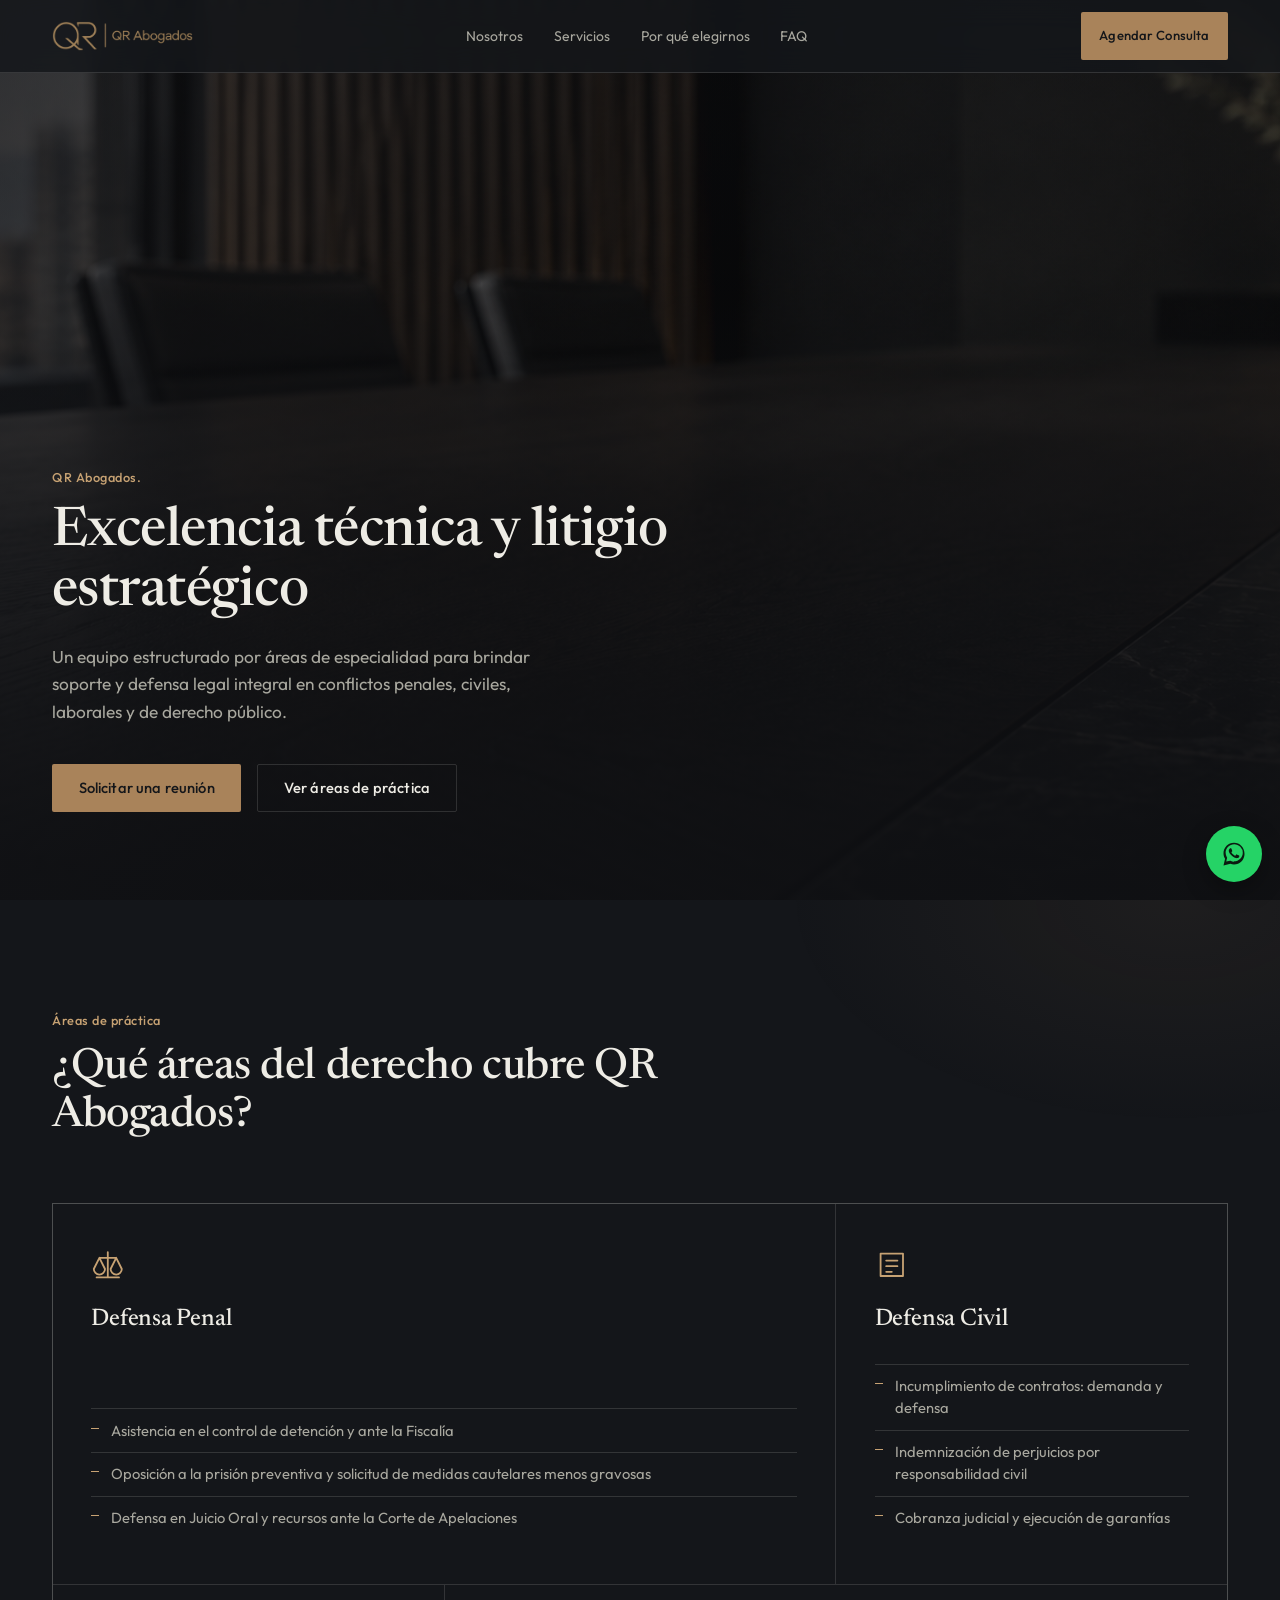
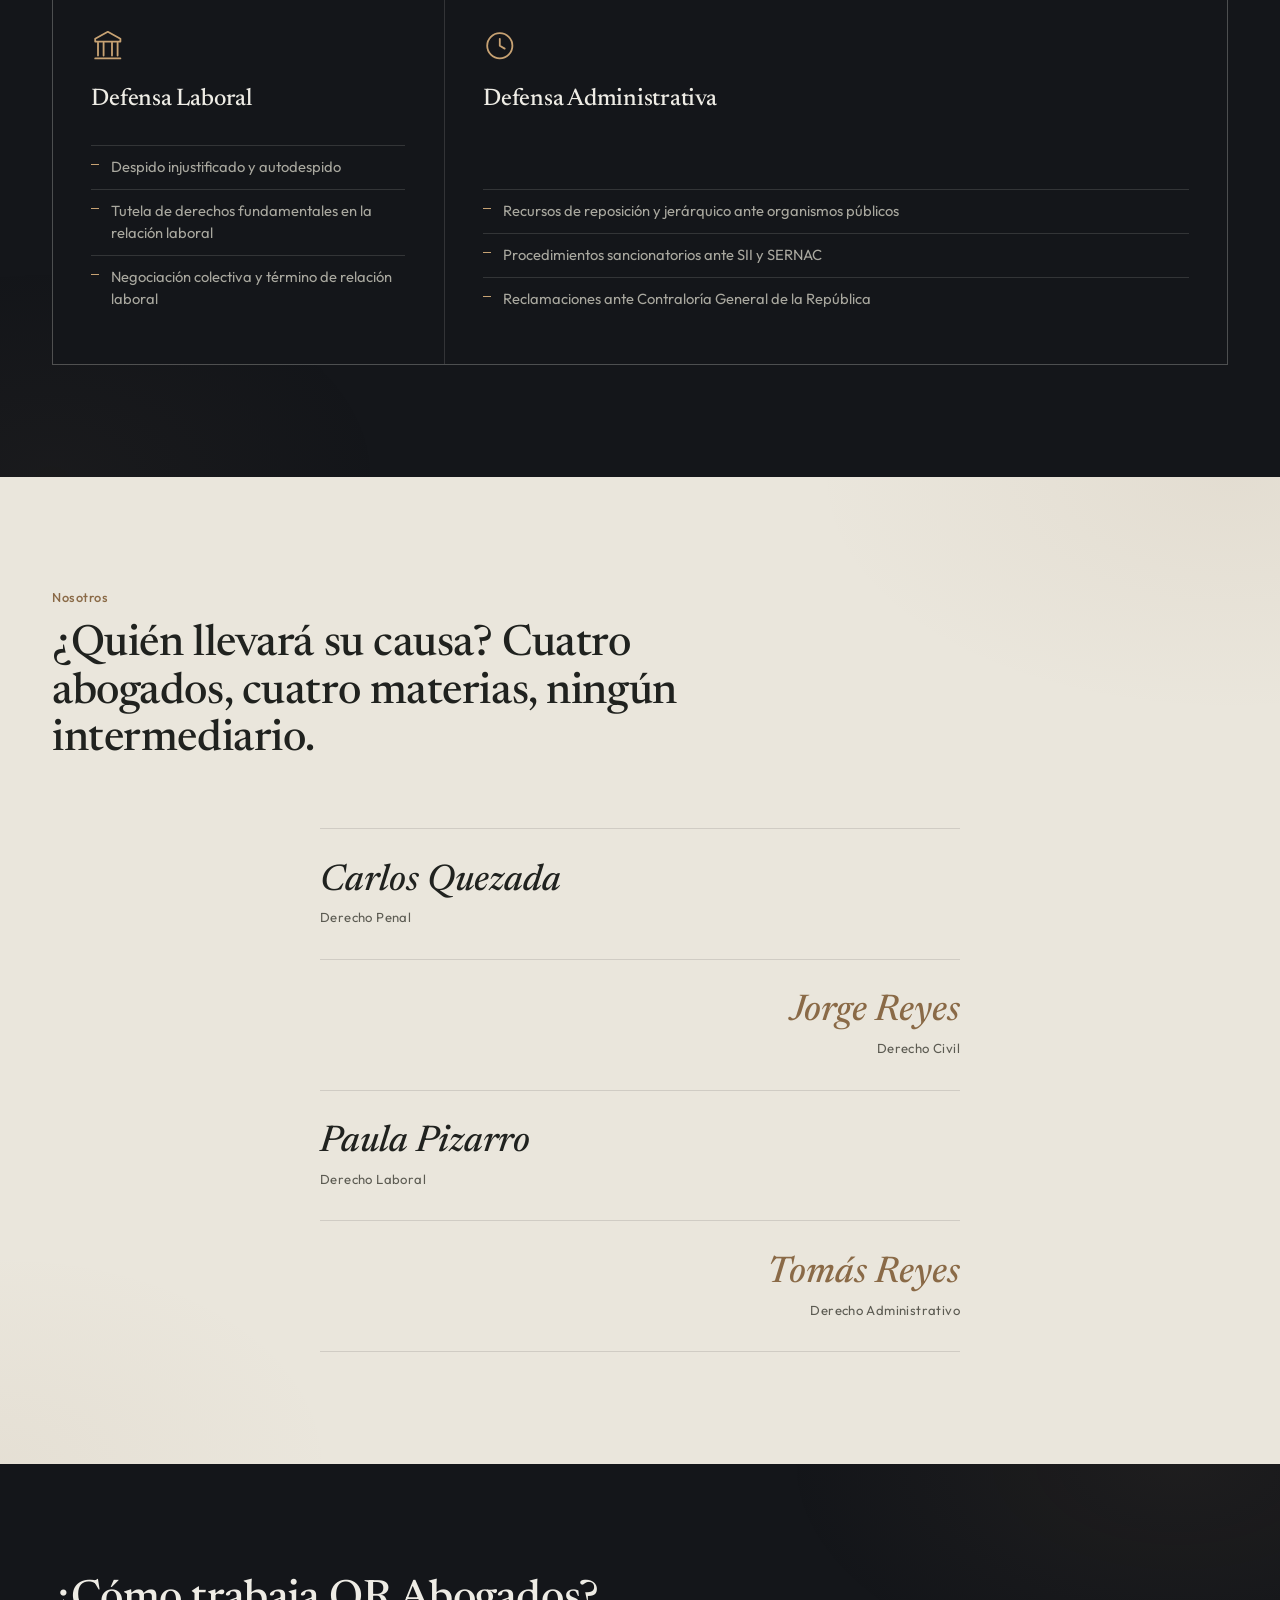
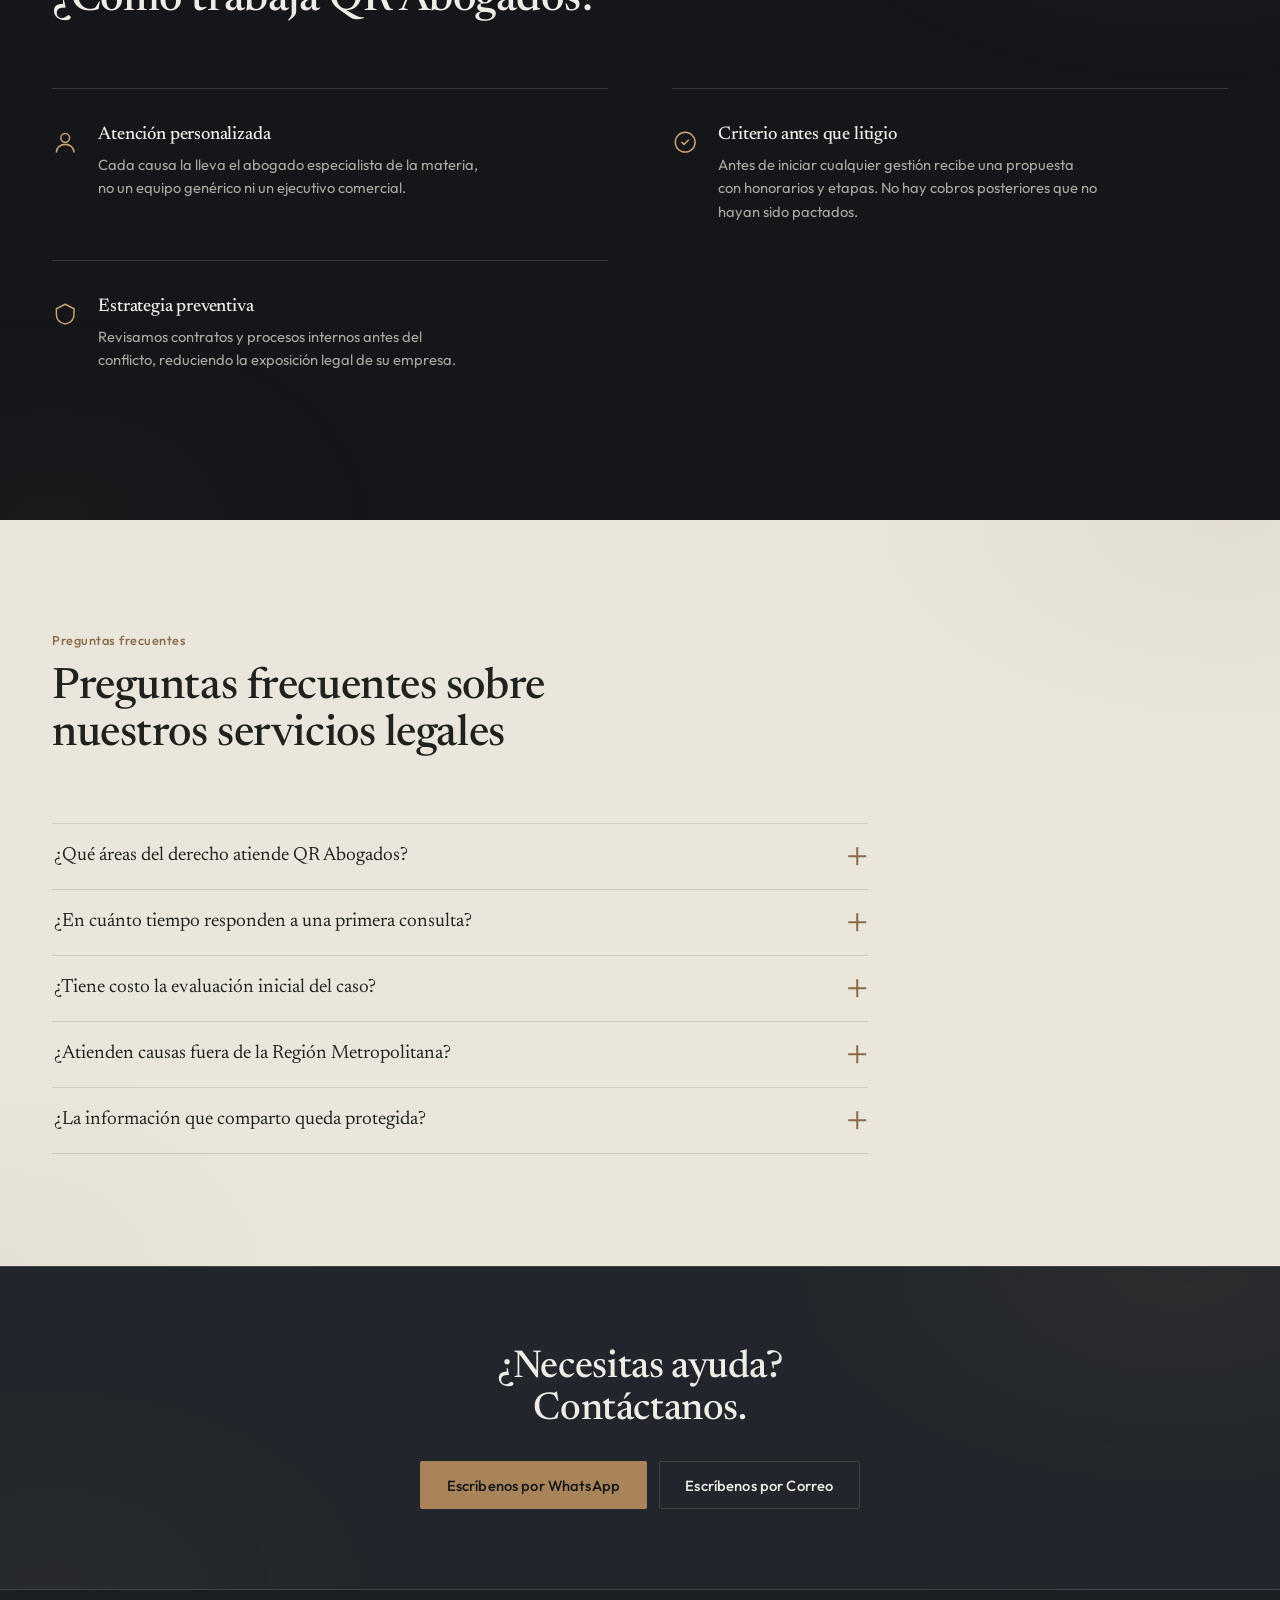
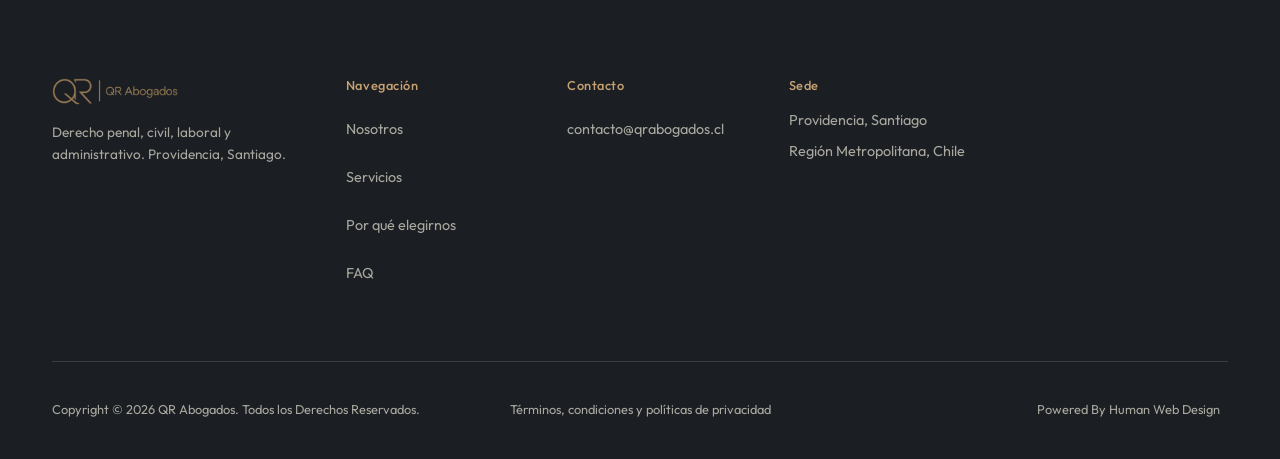
<file: index.html>
<!DOCTYPE html>
<html lang="es-CL">
<head>
<meta charset="UTF-8">
<meta name="viewport" content="width=device-width, initial-scale=1, viewport-fit=cover">
<title>Abogados en Santiago: Penal, Civil, Laboral y Administrativo | QR Abogados</title>
<meta name="description" content="Estudio de abogados en Providencia, Santiago. Defensa penal, civil, laboral y administrativa con un abogado especialista a cargo de su causa. Primera reunión sin costo.">
<meta name="robots" content="index, follow, max-image-preview:large, max-snippet:-1">
<meta name="theme-color" content="#0f0f0f">
<link rel="canonical" href="https://qrabogados.cl/">
<link rel="alternate" hreflang="es-CL" href="https://qrabogados.cl/">
<link rel="alternate" hreflang="x-default" href="https://qrabogados.cl/">

<meta property="og:type" content="website">
<meta property="og:site_name" content="QR Abogados">
<meta property="og:locale" content="es_CL">
<meta property="og:title" content="Abogados en Santiago: Penal, Civil, Laboral y Administrativo | QR Abogados">
<meta property="og:description" content="Cuatro áreas de práctica, un abogado responsable en cada una. Defensa penal, civil, laboral y administrativa en Santiago de Chile. Primera reunión sin costo.">
<meta property="og:url" content="https://qrabogados.cl/">
<meta property="og:image" content="https://qrabogados.cl/og-image.png">
<meta property="og:image:width" content="1200">
<meta property="og:image:height" content="630">
<meta property="og:image:alt" content="QR Abogados, estudio jurídico en Providencia, Santiago">

<meta name="twitter:card" content="summary_large_image">
<meta name="twitter:title" content="Abogados en Santiago: Penal, Civil, Laboral y Administrativo | QR Abogados">
<meta name="twitter:description" content="Cuatro áreas de práctica, un abogado responsable en cada una. Defensa penal, civil, laboral y administrativa en Santiago de Chile. Primera reunión sin costo.">
<meta name="twitter:image" content="https://qrabogados.cl/og-image.png">

<script type="application/ld+json">
{
  "@context": "https://schema.org",
  "@type": "LegalService",
  "@id": "https://qrabogados.cl/#organization",
  "name": "QR Abogados",
  "url": "https://qrabogados.cl/",
  "logo": "https://qrabogados.cl/logo.png",
  "image": "https://qrabogados.cl/og-image.png",
  "description": "Estudio jurídico en Providencia, Santiago de Chile, con cuatro áreas de práctica: defensa penal, civil, laboral y administrativa. Cada causa la lleva el abogado especialista de la materia.",
  "email": "contacto@qrabogados.cl",
  "telephone": "+56900000000",
  "address": {
    "@type": "PostalAddress",
    "addressLocality": "Providencia",
    "addressRegion": "Región Metropolitana de Santiago",
    "addressCountry": "CL"
  },
  "areaServed": [
    {
      "@type": "City",
      "name": "Santiago"
    },
    {
      "@type": "AdministrativeArea",
      "name": "Región Metropolitana de Santiago"
    },
    {
      "@type": "Country",
      "name": "Chile"
    }
  ],
  "availableLanguage": "es",
  "openingHoursSpecification": [
    {
      "@type": "OpeningHoursSpecification",
      "dayOfWeek": [
        "Monday",
        "Tuesday",
        "Wednesday",
        "Thursday",
        "Friday"
      ],
      "opens": "09:00",
      "closes": "18:00"
    }
  ],
  "knowsAbout": [
    "Derecho Penal",
    "Derecho Civil",
    "Derecho Laboral",
    "Derecho Administrativo"
  ],
  "hasOfferCatalog": {
    "@type": "OfferCatalog",
    "name": "Áreas de práctica",
    "itemListElement": [
      {
        "@type": "Offer",
        "itemOffered": {
          "@type": "Service",
          "name": "Defensa Penal",
          "description": "Asistencia en el control de detención y ante la Fiscalía, oposición a la prisión preventiva, defensa en juicio oral y recursos ante la Corte de Apelaciones."
        }
      },
      {
        "@type": "Offer",
        "itemOffered": {
          "@type": "Service",
          "name": "Defensa Civil",
          "description": "Demanda y defensa por incumplimiento de contratos, indemnización de perjuicios por responsabilidad civil, cobranza judicial y ejecución de garantías."
        }
      },
      {
        "@type": "Offer",
        "itemOffered": {
          "@type": "Service",
          "name": "Defensa Laboral",
          "description": "Despido injustificado y autodespido, tutela de derechos fundamentales, negociación colectiva y término de relación laboral."
        }
      },
      {
        "@type": "Offer",
        "itemOffered": {
          "@type": "Service",
          "name": "Defensa Administrativa",
          "description": "Recursos de reposición y jerárquico, procedimientos sancionatorios ante SII y SERNAC, reclamaciones ante Contraloría General de la República."
        }
      }
    ]
  },
  "employee": [
    {
      "@type": "Person",
      "name": "Carlos Quezada",
      "jobTitle": "Abogado, Derecho Penal",
      "knowsAbout": "Derecho Penal"
    },
    {
      "@type": "Person",
      "name": "Jorge Reyes",
      "jobTitle": "Abogado, Derecho Civil",
      "knowsAbout": "Derecho Civil"
    },
    {
      "@type": "Person",
      "name": "Paula Pizarro",
      "jobTitle": "Abogada, Derecho Laboral",
      "knowsAbout": "Derecho Laboral"
    },
    {
      "@type": "Person",
      "name": "Tomás Reyes",
      "jobTitle": "Abogado, Derecho Administrativo",
      "knowsAbout": "Derecho Administrativo"
    }
  ]
}
</script>
<script type="application/ld+json">
{
  "@context": "https://schema.org",
  "@type": "FAQPage",
  "mainEntity": [
    {
      "@type": "Question",
      "name": "¿Qué áreas del derecho atiende QR Abogados?",
      "acceptedAnswer": {
        "@type": "Answer",
        "text": "QR Abogados atiende cuatro áreas en Santiago de Chile: defensa penal, defensa civil, defensa laboral y defensa administrativa. Cada causa la lleva el abogado especialista en esa materia."
      }
    },
    {
      "@type": "Question",
      "name": "¿En cuánto tiempo responden a una primera consulta?",
      "acceptedAnswer": {
        "@type": "Answer",
        "text": "Respondemos toda solicitud dentro de un día hábil. En causas penales con detenido, la respuesta es inmediata a través del canal de urgencia."
      }
    },
    {
      "@type": "Question",
      "name": "¿Tiene costo la evaluación inicial del caso?",
      "acceptedAnswer": {
        "@type": "Answer",
        "text": "La primera reunión de evaluación no tiene costo. Ahí revisamos los antecedentes y le entregamos una propuesta de honorarios por escrito antes de iniciar cualquier gestión."
      }
    },
    {
      "@type": "Question",
      "name": "¿Qué debo hacer si una persona fue detenida?",
      "acceptedAnswer": {
        "@type": "Answer",
        "text": "Contacte de inmediato a nuestra línea de urgencia penal. Un abogado penalista asistirá en el control de detención, audiencia en la que el juez de garantía revisa la legalidad de la detención y decide las medidas cautelares, y que debe realizarse dentro de las 24 horas siguientes a la detención."
      }
    },
    {
      "@type": "Question",
      "name": "¿Cuál es el plazo para demandar por despido injustificado?",
      "acceptedAnswer": {
        "@type": "Answer",
        "text": "En Chile, el trabajador tiene 60 días hábiles desde la separación para demandar por despido injustificado. Conviene consultar cuanto antes, porque este plazo se pierde con facilidad."
      }
    },
    {
      "@type": "Question",
      "name": "¿Atienden causas fuera de la Región Metropolitana?",
      "acceptedAnswer": {
        "@type": "Answer",
        "text": "Sí. Representamos clientes en tribunales de regiones a través de audiencias remotas y, cuando la causa lo requiere, presencia física del abogado a cargo."
      }
    },
    {
      "@type": "Question",
      "name": "¿La información que comparto queda protegida?",
      "acceptedAnswer": {
        "@type": "Answer",
        "text": "Toda comunicación está protegida por secreto profesional. Los antecedentes de su causa solo son conocidos por el abogado especialista asignado."
      }
    }
  ]
}
</script>

<link rel="preconnect" href="https://fonts.googleapis.com">
<link rel="preconnect" href="https://fonts.gstatic.com" crossorigin>
<link href="https://fonts.googleapis.com/css2?family=Newsreader:ital,wght@0,400;0,500;0,600;1,400;1,500&family=Outfit:wght@300;400;500;600;700&display=swap" rel="stylesheet">
<link rel="stylesheet" href="styles.css">
<link rel="icon" type="image/x-icon" href="/favicon.ico">
</head>
<body>

<header class="nav">
  <div class="wrap nav-inner">
    <a href="#top" class="nav-logo"><img src="logo.png" alt="QR Abogados" fetchpriority="high"></a>
    <nav class="nav-links" aria-label="Principal">
      <a href="#nosotros">Nosotros</a>
      <a href="#servicios">Servicios</a>
      <a href="#elegirnos">Por qué elegirnos</a>
      <a href="#faq">FAQ</a>
    </nav>
    <div class="nav-cta">
      <a href="#contacto" class="btn btn-solid">Agendar Consulta</a>
      <button class="nav-toggle" id="navToggle" type="button" aria-label="Abrir menú" aria-expanded="false" aria-controls="mobileMenu">
        <svg class="i-open" width="24" height="24" viewBox="0 0 24 24" fill="none" aria-hidden="true"><path d="M3 6h18M3 12h18M3 18h18" stroke="currentColor" stroke-width="1.6" stroke-linecap="round"/></svg>
        <svg class="i-close" width="24" height="24" viewBox="0 0 24 24" fill="none" aria-hidden="true"><path d="M5 5l14 14M19 5L5 19" stroke="currentColor" stroke-width="1.6" stroke-linecap="round"/></svg>
      </button>
    </div>
  </div>
</header>

<nav class="mobile-menu" id="mobileMenu" aria-label="Menú móvil">
  <a href="#nosotros">Nosotros</a>
  <a href="#servicios">Servicios</a>
  <a href="#elegirnos">Por qué elegirnos</a>
  <a href="#faq">FAQ</a>
  <a href="#contacto" class="btn btn-solid mobile-menu-cta">Agendar Consulta</a>
</nav>

<main id="top">

  <section class="hero">
    <div class="hero-bg"></div>
    <div class="wrap">
      <div class="hero-content">
        <span class="eyebrow hero-fade d1">QR Abogados.</span>
        <h1 class="hero-fade d2">Excelencia técnica y litigio estratégico</h1>
        <p class="sub hero-fade d3">Un equipo estructurado por áreas de especialidad para brindar soporte y defensa legal integral en conflictos penales, civiles, laborales y de derecho público.</p>
        <div class="hero-actions hero-fade d3">
          <div class="hero-actions-row">
            <a href="#contacto" class="btn btn-solid">Solicitar una reunión</a>
            <a href="#servicios" class="btn btn-outline">Ver áreas de práctica</a>
          </div>
        </div>
      </div>
    </div>
  </section>

  <section id="servicios" aria-labelledby="servicios-title">
    <div class="wrap">
      <div class="section-head">
        <span class="eyebrow">Áreas de práctica</span>
        <h2 id="servicios-title">¿Qué áreas del derecho cubre QR Abogados?</h2>
      </div>
    </div>
    <div class="wrap">
      <div class="services-grid">

        <div class="service-card wide">
          <svg class="service-icon" viewBox="0 0 24 24" fill="none"><path d="M12 3v18M6 7l-4 8a4 4 0 0 0 8 0l-4-8zM18 7l-4 8a4 4 0 0 0 8 0l-4-8zM4 21h16M6 7h12" stroke="currentColor" stroke-width="1.3" stroke-linecap="round" stroke-linejoin="round"/></svg>
          <h3>Defensa Penal</h3>
          <ul>
            <li>Asistencia en el control de detención y ante la Fiscalía</li>
            <li>Oposición a la prisión preventiva y solicitud de medidas cautelares menos gravosas</li>
            <li>Defensa en Juicio Oral y recursos ante la Corte de Apelaciones</li>
          </ul>
        </div>

        <div class="service-card narrow">
          <svg class="service-icon" viewBox="0 0 24 24" fill="none"><path d="M4 4h16v16H4z" stroke="currentColor" stroke-width="1.3" stroke-linejoin="round"/><path d="M8 9h8M8 13h8M8 17h4" stroke="currentColor" stroke-width="1.3" stroke-linecap="round"/></svg>
          <h3>Defensa Civil</h3>
          <ul>
            <li>Incumplimiento de contratos: demanda y defensa</li>
            <li>Indemnización de perjuicios por responsabilidad civil</li>
            <li>Cobranza judicial y ejecución de garantías</li>
          </ul>
        </div>

        <div class="service-card narrow">
          <svg class="service-icon" viewBox="0 0 24 24" fill="none"><path d="M12 2 3 7v2h18V7L12 2zM5 10v9M9 10v9M15 10v9M19 10v9M3 21h18" stroke="currentColor" stroke-width="1.3" stroke-linecap="round" stroke-linejoin="round"/></svg>
          <h3>Defensa Laboral</h3>
          <ul>
            <li>Despido injustificado y autodespido</li>
            <li>Tutela de derechos fundamentales en la relación laboral</li>
            <li>Negociación colectiva y término de relación laboral</li>
          </ul>
        </div>

        <div class="service-card wide">
          <svg class="service-icon" viewBox="0 0 24 24" fill="none"><circle cx="12" cy="12" r="9" stroke="currentColor" stroke-width="1.3"/><path d="M12 7v5l3.5 2" stroke="currentColor" stroke-width="1.3" stroke-linecap="round" stroke-linejoin="round"/></svg>
          <h3>Defensa Administrativa</h3>
          <ul>
            <li>Recursos de reposición y jerárquico ante organismos públicos</li>
            <li>Procedimientos sancionatorios ante SII y SERNAC</li>
            <li>Reclamaciones ante Contraloría General de la República</li>
          </ul>
        </div>

      </div>
    </div>
  </section>

  <section id="nosotros" class="light-section">
    <div class="wrap">
      <div class="section-head">
        <span class="eyebrow">Nosotros</span>
        <h2>¿Quién llevará su causa? Cuatro abogados, cuatro materias, ningún intermediario.</h2>
      </div>
      <div class="team-list">
        <div class="team-row">
          <span class="tname">Carlos Quezada</span>
          <span class="team-meta">
            <span class="tspec">Derecho Penal</span>
          </span>
        </div>
        <div class="team-row">
          <span class="tname">Jorge Reyes</span>
          <span class="team-meta">
            <span class="tspec">Derecho Civil</span>
          </span>
        </div>
        <div class="team-row">
          <span class="tname">Paula Pizarro</span>
          <span class="team-meta">
            <span class="tspec">Derecho Laboral</span>
          </span>
        </div>
        <div class="team-row">
          <span class="tname">Tomás Reyes</span>
          <span class="team-meta">
            <span class="tspec">Derecho Administrativo</span>
          </span>
        </div>
      </div>
    </div>
  </section>

  <section id="elegirnos">
    <div class="wrap">
      <div class="section-head">
        <h2>¿Cómo trabaja QR Abogados?</h2>
      </div>
      <div class="why-grid">
        <div class="why-item">
          <svg class="why-icon" viewBox="0 0 24 24" fill="none"><path d="M12 12a4 4 0 1 0 0-8 4 4 0 0 0 0 8zM4 21c0-4 3.6-7 8-7s8 3 8 7" stroke="currentColor" stroke-width="1.4" stroke-linecap="round" stroke-linejoin="round"/></svg>
          <div>
            <h3>Atención personalizada</h3>
            <p>Cada causa la lleva el abogado especialista de la materia, no un equipo genérico ni un ejecutivo comercial.</p>
          </div>
        </div>
        <div class="why-item">
          <svg class="why-icon" viewBox="0 0 24 24" fill="none"><path d="M9 12l2 2 4-4M21 12c0 4.97-4.03 9-9 9s-9-4.03-9-9 4.03-9 9-9 9 4.03 9 9z" stroke="currentColor" stroke-width="1.4" stroke-linecap="round" stroke-linejoin="round"/></svg>
          <div>
            <h3>Criterio antes que litigio</h3>
            <p>Antes de iniciar cualquier gestión recibe una propuesta con honorarios y etapas. No hay cobros posteriores que no hayan sido pactados.</p>
          </div>
        </div>
        <div class="why-item">
          <svg class="why-icon" viewBox="0 0 24 24" fill="none"><path d="M12 3l8 4v5c0 5-3.5 8-8 9-4.5-1-8-4-8-9V7l8-4z" stroke="currentColor" stroke-width="1.4" stroke-linecap="round" stroke-linejoin="round"/></svg>
          <div>
            <h3>Estrategia preventiva</h3>
            <p>Revisamos contratos y procesos internos antes del conflicto, reduciendo la exposición legal de su empresa.</p>
          </div>
        </div>
      </div>
    </div>
  </section>

  <section id="faq" class="light-section">
    <div class="wrap">
      <div class="section-head">
        <span class="eyebrow">Preguntas frecuentes</span>
        <h2>Preguntas frecuentes sobre nuestros servicios legales</h2>
      </div>
      <div class="faq-list">
        <div class="faq-item">
          <button class="faq-q" aria-expanded="false">
            <span>¿Qué áreas del derecho atiende QR Abogados?</span>
            <span class="plus"></span>
          </button>
          <div class="faq-a"><p>QR Abogados atiende cuatro áreas en Santiago de Chile: defensa penal, defensa civil, defensa laboral y defensa administrativa. Cada causa la lleva el abogado especialista en esa materia.</p></div>
        </div>
        <div class="faq-item">
          <button class="faq-q" aria-expanded="false">
            <span>¿En cuánto tiempo responden a una primera consulta?</span>
            <span class="plus"></span>
          </button>
          <div class="faq-a"><p>Respondemos toda solicitud dentro de un día hábil.</p></div>
        </div>
        <div class="faq-item">
          <button class="faq-q" aria-expanded="false">
            <span>¿Tiene costo la evaluación inicial del caso?</span>
            <span class="plus"></span>
          </button>
          <div class="faq-a"><p>La primera reunión de evaluación no tiene costo. Ahí revisamos los antecedentes y le entregamos una propuesta de honorarios por escrito antes de iniciar cualquier gestión.</p></div>
        </div>
        <div class="faq-item">
          <button class="faq-q" aria-expanded="false">
            <span>¿Atienden causas fuera de la Región Metropolitana?</span>
            <span class="plus"></span>
          </button>
          <div class="faq-a"><p>Sí. Representamos clientes en tribunales de regiones a través de audiencias remotas y, cuando la causa lo requiere, presencia física del abogado a cargo.</p></div>
        </div>
        <div class="faq-item">
          <button class="faq-q" aria-expanded="false">
            <span>¿La información que comparto queda protegida?</span>
            <span class="plus"></span>
          </button>
          <div class="faq-a"><p>Toda comunicación está protegida por secreto profesional. Los antecedentes de su causa solo son conocidos por el abogado especialista asignado.</p></div>
        </div>
      </div>
    </div>
  </section>

  <div class="cta-strip" id="contacto">
    <div class="wrap">
      <h2>¿Necesitas ayuda? Contáctanos.</h2>
      <div class="btn-row">
        <a href="https://wa.me/56974319928" class="btn btn-solid" target="_blank" rel="noopener">Escríbenos por WhatsApp</a>
        <a href="mailto:contacto@qrabogados.cl" class="btn btn-outline">Escríbenos por Correo</a>
      </div>
    </div>
  </div>

</main>

<footer>
  <div class="wrap">
    <div class="footer-grid">
      <div class="footer-col">
        <img src="logo.png" alt="QR Abogados" loading="lazy">
        <p class="tag">Derecho penal, civil, laboral y administrativo. Providencia, Santiago.</p>
      </div>
      <div class="footer-col">
        <h4>Navegación</h4>
        <a href="#nosotros">Nosotros</a>
        <a href="#servicios">Servicios</a>
        <a href="#elegirnos">Por qué elegirnos</a>
        <a href="#faq">FAQ</a>
      </div>
      <div class="footer-col">
        <h4>Contacto</h4>
        <a href="mailto:contacto@qrabogados.cl">contacto@qrabogados.cl</a>
      </div>
      <div class="footer-col">
        <h4>Sede</h4>
        <span>Providencia, Santiago</span>
        <span>Región Metropolitana, Chile</span>
      </div>
    </div>
    <div class="footer-bottom">
      <p class="col-left">Copyright © 2026 QR Abogados. Todos los Derechos Reservados.</p>
      <a class="col-center" href="legal.html">Términos, condiciones y políticas de privacidad</a>
      <a class="col-right" href="https://humanwebdesign.cl" target="_blank" rel="noopener">Powered By Human Web Design</a>
    </div>
  </div>
</footer>

<a class="wa-float" href="https://wa.me/56974319928" target="_blank" rel="noopener" aria-label="Escribir por WhatsApp">
  <svg viewBox="0 0 32 32" fill="currentColor"><path d="M16.01 3C9.38 3 4 8.38 4 15.01c0 2.35.66 4.55 1.8 6.43L4 29l7.76-1.75a11.9 11.9 0 0 0 4.25.78c6.63 0 12.01-5.38 12.01-12.02C28.02 8.38 22.64 3 16.01 3Zm0 21.79c-1.42 0-2.8-.36-4.02-1.03l-.29-.16-4.6 1.04 1.06-4.48-.19-.3a9.7 9.7 0 0 1-1.53-5.25c0-5.4 4.4-9.79 9.8-9.79 2.62 0 5.08 1.02 6.93 2.87a9.72 9.72 0 0 1 2.87 6.93c0 5.4-4.4 9.79-9.8 9.79Zm5.36-7.33c-.29-.15-1.74-.86-2.01-.96-.27-.1-.47-.15-.66.15-.2.29-.76.96-.94 1.16-.17.19-.35.22-.64.07-.29-.15-1.24-.46-2.36-1.46-.87-.78-1.46-1.74-1.63-2.03-.17-.29-.02-.45.13-.6.13-.13.29-.35.44-.52.15-.17.19-.3.29-.49.1-.2.05-.37-.02-.52-.07-.15-.66-1.6-.91-2.2-.24-.57-.48-.5-.66-.5-.17 0-.37-.02-.56-.02s-.52.07-.79.37c-.27.29-1.04 1.02-1.04 2.48 0 1.46 1.07 2.88 1.21 3.08.15.19 2.1 3.2 5.08 4.49.71.31 1.26.49 1.69.62.71.23 1.36.2 1.87.12.57-.09 1.74-.71 1.98-1.4.25-.68.25-1.27.17-1.4-.07-.13-.27-.2-.56-.35Z"/></svg>
</a>

<script src="script.js" defer></script>

</body>
</html>
</file>
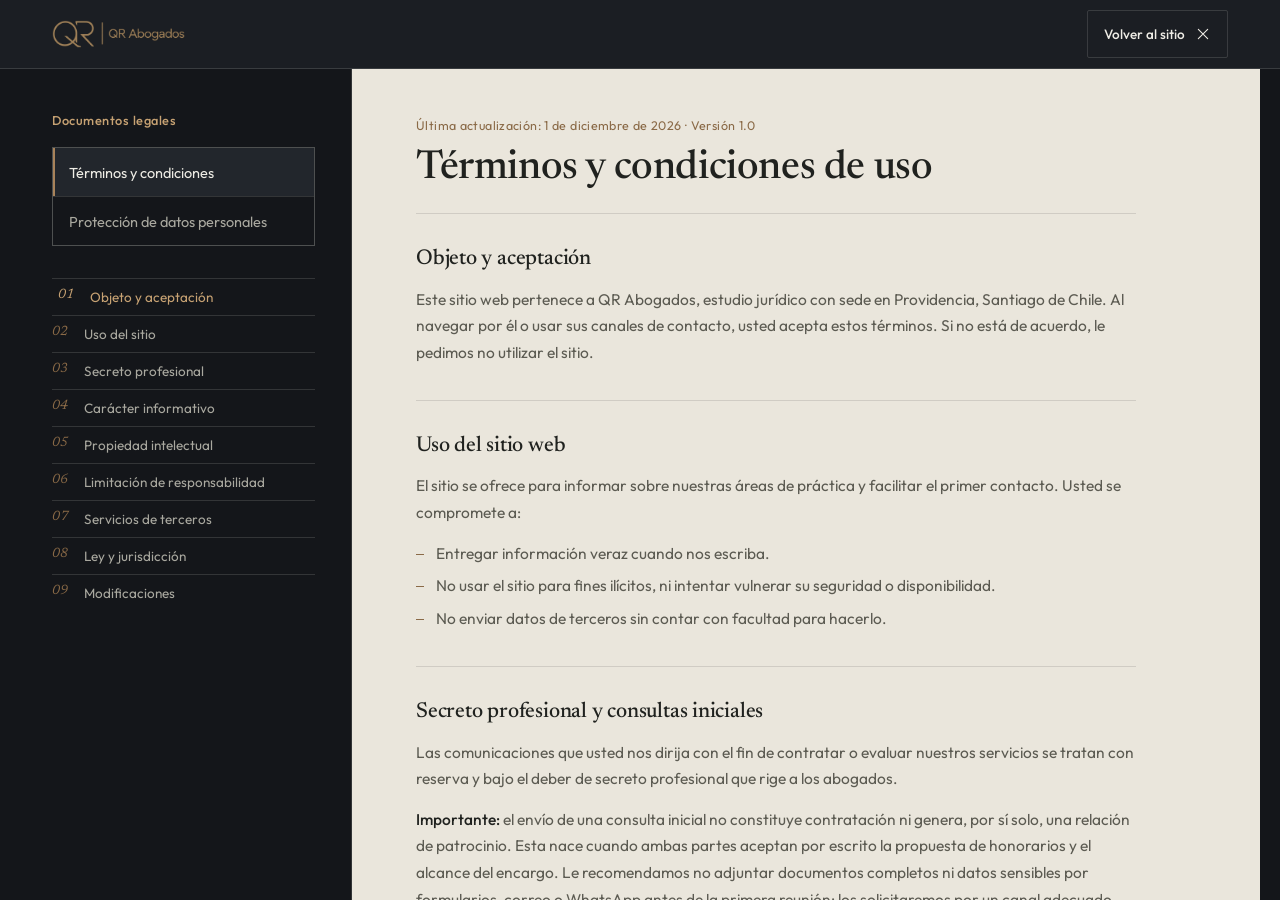
<file: legal.html>
<!DOCTYPE html>
<html lang="es-CL">
  <head>
    <meta charset="UTF-8">
    <meta name="viewport" content="width=device-width, initial-scale=1, viewport-fit=cover">
    <meta name="theme-color" content="#14161a">
    <link rel="canonical" href="https://qrabogados.cl/legal.html">
    <title>Términos, Condiciones y Protección de Datos | QR Abogados</title>
    <meta name="description" content="Términos y condiciones de uso y política de protección de datos personales de QR Abogados, conforme a la Ley N° 21.719.">
    <link rel="preconnect" href="https://fonts.googleapis.com">
    <link rel="preconnect" href="https://fonts.gstatic.com" crossorigin>
    <link href="https://fonts.googleapis.com/css2?family=Newsreader:ital,wght@0,400;0,500;0,600;1,400;1,500&family=Outfit:wght@300;400;500;600;700&display=swap" rel="stylesheet">
    <link rel="stylesheet" href="styles.css">
    <link rel="stylesheet" href="legal.css">
    <link rel="icon" type="image/x-icon" href="/favicon.ico">
  </head>
  <body>

  <div class="legal legal-page show" id="legal">
    <header class="legal-bar">
      <div class="wrap legal-bar-in">
        <a href="index.html" class="nav-logo"><img src="logo.png" alt="QR Abogados"></a>
        <a class="legal-close" id="legalClose" href="index.html">Volver al sitio
          <svg width="16" height="16" viewBox="0 0 24 24" fill="none"><path d="M5 5l14 14M19 5L5 19" stroke="currentColor" stroke-width="1.6" stroke-linecap="round"/></svg>
        </a>
      </div>
    </header>

    <div class="wrap legal-body">
      <aside class="legal-side" aria-label="Navegación del documento">
        <span class="eyebrow">Documentos legales</span>
        <div class="legal-tabs" role="tablist" aria-label="Documentos">
          <button type="button" role="tab" id="tab-terminos" data-tab="terminos" aria-selected="true" aria-controls="panel-terminos">Términos y condiciones</button>
          <button type="button" role="tab" id="tab-privacidad" data-tab="privacidad" aria-selected="false" aria-controls="panel-privacidad">Protección de datos personales</button>
        </div>
        <nav aria-label="Índice del documento"><ol class="legal-toc" id="legalToc"></ol></nav>
      </aside>

      <main class="legal-main" id="legalMain" tabindex="-1">
        <p class="legal-meta">Última actualización: 1 de diciembre de 2026 · Versión 1.0</p>

        <!-- ===== TÉRMINOS Y CONDICIONES ===== -->
        <article class="legal-panel" id="panel-terminos" role="tabpanel" aria-labelledby="tab-terminos">
          <h2 id="legalTitle">Términos y condiciones de uso</h2>

          <div class="lg-sec" id="t-objeto" data-toc="Objeto y aceptación">
            <h3>Objeto y aceptación</h3>
            <p>Este sitio web pertenece a QR Abogados, estudio jurídico con sede en Providencia, Santiago de Chile. Al navegar por él o usar sus canales de contacto, usted acepta estos términos. Si no está de acuerdo, le pedimos no utilizar el sitio.</p>
          </div>
          <div class="lg-sec" id="t-uso" data-toc="Uso del sitio">
            <h3>Uso del sitio web</h3>
            <p>El sitio se ofrece para informar sobre nuestras áreas de práctica y facilitar el primer contacto. Usted se compromete a:</p>
            <ul>
              <li>Entregar información veraz cuando nos escriba.</li>
              <li>No usar el sitio para fines ilícitos, ni intentar vulnerar su seguridad o disponibilidad.</li>
              <li>No enviar datos de terceros sin contar con facultad para hacerlo.</li>
            </ul>
          </div>
          <div class="lg-sec" id="t-secreto" data-toc="Secreto profesional">
            <h3>Secreto profesional y consultas iniciales</h3>
            <p>Las comunicaciones que usted nos dirija con el fin de contratar o evaluar nuestros servicios se tratan con reserva y bajo el deber de secreto profesional que rige a los abogados.</p>
            <p><strong>Importante:</strong> el envío de una consulta inicial no constituye contratación ni genera, por sí solo, una relación de patrocinio. Esta nace cuando ambas partes aceptan por escrito la propuesta de honorarios y el alcance del encargo. Le recomendamos no adjuntar documentos completos ni datos sensibles por formularios, correo o WhatsApp antes de la primera reunión; los solicitaremos por un canal adecuado.</p>
          </div>
          <div class="lg-sec" id="t-info" data-toc="Carácter informativo">
            <h3>Carácter informativo del contenido</h3>
            <p>La información publicada es de carácter general y no reemplaza asesoría jurídica personalizada. Cada caso depende de sus antecedentes y de la normativa vigente. Ningún contenido del sitio garantiza un resultado determinado en una causa.</p>
          </div>
          <div class="lg-sec" id="t-pi" data-toc="Propiedad intelectual">
            <h3>Propiedad intelectual</h3>
            <p>Los textos, el diseño, el logotipo, las marcas y demás elementos del sitio pertenecen a QR Abogados o se usan con autorización, y están protegidos por la Ley N° 17.336 sobre propiedad intelectual y la normativa de propiedad industrial. Queda prohibida su reproducción, modificación o distribución sin autorización escrita, salvo el uso personal y no comercial.</p>
          </div>
          <div class="lg-sec" id="t-resp" data-toc="Limitación de responsabilidad">
            <h3>Limitación de responsabilidad</h3>
            <p>Hacemos esfuerzos razonables por mantener el sitio disponible y actualizado, pero no garantizamos que esté libre de interrupciones o errores. En la medida permitida por la ley, QR Abogados no responde por perjuicios derivados de:</p>
            <ul>
              <li>Decisiones adoptadas únicamente con base en el contenido informativo del sitio.</li>
              <li>Fallas técnicas, accesos no autorizados ajenos a nuestro control o indisponibilidad temporal.</li>
              <li>El contenido, la disponibilidad o las políticas de sitios y servicios de terceros enlazados.</li>
            </ul>
            <p>Esta limitación no alcanza a la responsabilidad que corresponda por la prestación de servicios jurídicos efectivamente contratados, que se rige por el respectivo contrato de prestación de servicios y la ley.</p>
          </div>
          <div class="lg-sec" id="t-terceros" data-toc="Servicios de terceros">
            <h3>Enlaces y servicios de terceros</h3>
            <p>El sitio enlaza a WhatsApp (Meta) y carga tipografías desde Google Fonts. Al usarlos, usted queda sujeto a las condiciones y políticas de privacidad de cada proveedor, sobre las cuales QR Abogados no tiene control.</p>
          </div>
          <div class="lg-sec" id="t-ley" data-toc="Ley y jurisdicción">
            <h3>Ley aplicable y jurisdicción</h3>
            <p>Estos términos se rigen por las leyes de la República de Chile. Cualquier controversia se someterá a los tribunales ordinarios de justicia con competencia en la ciudad de Santiago, sin perjuicio de los derechos irrenunciables que la ley reconozca a los consumidores.</p>
          </div>
          <div class="lg-sec" id="t-mod" data-toc="Modificaciones">
            <h3>Modificaciones</h3>
            <p>Podemos actualizar estos términos. La versión vigente será la publicada en esta página, con su fecha de actualización.</p>
          </div>
        </article>

        <!-- ===== PROTECCIÓN DE DATOS PERSONALES ===== -->
        <article class="legal-panel" id="panel-privacidad" role="tabpanel" aria-labelledby="tab-privacidad" hidden>
          <h2>Política de protección de datos personales</h2>
          <p class="legal-lead">Esta política se adapta a la Ley N° 21.719, que regula la protección y el tratamiento de los datos personales y entra en vigencia el 1 de diciembre de 2026, y a la Ley N° 19.628 en lo que corresponda.</p>

          <div class="lg-sec" id="p-responsable" data-toc="Responsable del tratamiento">
            <h3>Responsable del tratamiento</h3>
            <dl class="legal-dl">
              <div><dt>Responsable</dt><dd>QR Abogados [razón social y RUT por completar]</dd></div>
              <div><dt>Domicilio</dt><dd>Providencia, Santiago, Región Metropolitana, Chile [dirección por completar]</dd></div>
              <div><dt>Canal para titulares</dt><dd><a href="mailto:contacto@qrabogados.cl?subject=Datos%20personales">contacto@qrabogados.cl</a></dd></div>
            </dl>
          </div>
          <div class="lg-sec" id="p-datos" data-toc="Datos que recolectamos">
            <h3>Datos que recolectamos</h3>
            <ul>
              <li><strong>Datos de identificación y contacto:</strong> nombre, correo, teléfono.</li>
              <li><strong>Contenido de su consulta:</strong> los hechos y antecedentes que usted nos relate.</li>
              <li><strong>Datos técnicos mínimos:</strong> dirección IP y datos del navegador, que se generan al cargar el sitio.</li>
            </ul>
            <p>Algunas consultas pueden contener datos sensibles o relativos a procesos penales o infracciones. Solo los tratamos cuando usted los entrega para evaluar su caso y con las medidas de seguridad reforzadas que corresponden.</p>
          </div>
          <div class="lg-sec" id="p-fin" data-toc="Finalidad y base de licitud">
            <h3>Finalidad y base de licitud</h3>
            <div class="legal-table" role="table" aria-label="Finalidades y bases de licitud">
              <div class="lt-row lt-head" role="row"><span role="columnheader">Finalidad</span><span role="columnheader">Base de licitud</span></div>
              <div class="lt-row" role="row"><span role="cell" data-label="Finalidad">Responder su solicitud y evaluar si podemos asumir su caso.</span><span role="cell" data-label="Base de licitud">Medidas precontractuales solicitadas por usted y su consentimiento.</span></div>
              <div class="lt-row" role="row"><span role="cell" data-label="Finalidad">Elaborar la propuesta de honorarios y ejecutar el contrato de servicios.</span><span role="cell" data-label="Base de licitud">Ejecución de contrato.</span></div>
              <div class="lt-row" role="row"><span role="cell" data-label="Finalidad">Cumplir obligaciones legales, tributarias y de ética profesional.</span><span role="cell" data-label="Base de licitud">Obligación legal.</span></div>
              <div class="lt-row" role="row"><span role="cell" data-label="Finalidad">Seguridad del sitio y prevención de abusos.</span><span role="cell" data-label="Base de licitud">Interés legítimo.</span></div>
            </div>
            <p>No usamos sus datos para publicidad ni para decisiones automatizadas, y no los vendemos ni cedemos con fines comerciales.</p>
          </div>
          <div class="lg-sec" id="p-plazo" data-toc="Plazo de conservación">
            <h3>Plazo de conservación</h3>
            <p>Si su consulta no deriva en contratación, la eliminamos dentro de 12 meses [plazo por confirmar]. Si se contrata, conservamos la información durante la prestación del servicio y los plazos exigidos por la ley y los deberes profesionales; luego se elimina o anonimiza.</p>
          </div>
          <div class="lg-sec" id="p-dest" data-toc="Destinatarios y transferencias">
            <h3>Destinatarios y transferencias</h3>
            <p>Solo acceden a sus datos el abogado asignado y el personal estrictamente necesario, obligados a confidencialidad. Podemos comunicarlos a tribunales, organismos públicos o proveedores tecnológicos (alojamiento, correo) cuando sea necesario para el servicio o lo exija la ley. Si usted nos escribe por WhatsApp, Meta procesa esos mensajes bajo su propia política y puede hacerlo fuera de Chile; las fuentes de Google Fonts también implican el envío de su IP a Google.</p>
          </div>
          <div class="lg-sec" id="p-seg" data-toc="Seguridad">
            <h3>Seguridad</h3>
            <p>Aplicamos medidas técnicas y organizativas razonables: acceso restringido, comunicaciones cifradas y deber de reserva. Si ocurriera una vulneración que afecte sus datos, la comunicaremos a la Agencia de Protección de Datos Personales y a usted cuando la ley lo exija.</p>
          </div>

          <div class="lg-sec" id="derechos" data-toc="Sus derechos (ARSOP)">
            <h3>Sus derechos: Acceso, Rectificación, Supresión, Oposición y Portabilidad</h3>
            <p>Como titular puede ejercer estos derechos de forma gratuita. Elija uno y se abrirá un correo ya redactado dirigido a nuestro canal de privacidad.</p>
            <div class="arsop">
              <button type="button" class="arsop-card" data-right="Acceso" data-desc="Conocer si tratamos sus datos y obtener una copia de ellos.">
                <span class="arsop-k">A</span><strong>Acceso</strong><small>Conocer qué datos suyos tratamos y recibir copia.</small>
              </button>
              <button type="button" class="arsop-card" data-right="Rectificación" data-desc="Corregir datos inexactos, desactualizados o incompletos.">
                <span class="arsop-k">R</span><strong>Rectificación</strong><small>Corregir datos inexactos o incompletos.</small>
              </button>
              <button type="button" class="arsop-card" data-right="Supresión" data-desc="Eliminar sus datos cuando proceda legalmente.">
                <span class="arsop-k">S</span><strong>Supresión</strong><small>Eliminar sus datos cuando proceda.</small>
              </button>
              <button type="button" class="arsop-card" data-right="Oposición" data-desc="Oponerme a un tratamiento determinado de mis datos.">
                <span class="arsop-k">O</span><strong>Oposición</strong><small>Oponerse a un tratamiento específico.</small>
              </button>
              <button type="button" class="arsop-card" data-right="Portabilidad" data-desc="Recibir mis datos en formato estructurado y de uso común.">
                <span class="arsop-k">P</span><strong>Portabilidad</strong><small>Recibir sus datos en formato estructurado.</small>
              </button>
            </div>
            <ul>
              <li><strong>Cómo:</strong> indique su nombre, el derecho que ejerce y, si corresponde, los datos afectados. Podemos pedirle acreditar su identidad.</li>
              <li><strong>Plazo:</strong> respondemos dentro de 30 días corridos, prorrogables por otros 30 si la complejidad lo justifica, informándole el motivo.</li>
              <li><strong>Límites:</strong> algunos datos deben conservarse por ley o por el deber de secreto y defensa; si denegamos una solicitud, le explicaremos los fundamentos.</li>
              <li><strong>Otros derechos:</strong> también puede solicitar el bloqueo temporal del tratamiento y retirar su consentimiento en cualquier momento, sin efecto retroactivo.</li>
            </ul>
          </div>
          <div class="lg-sec" id="p-reclamo" data-toc="Reclamación ante la Agencia">
            <h3>Reclamación ante la Agencia</h3>
            <p>Si considera que no atendimos debidamente su solicitud, puede reclamar ante la Agencia de Protección de Datos Personales, sin perjuicio de las acciones judiciales que correspondan.</p>
          </div>
          <div class="lg-sec" id="p-cambios" data-toc="Cambios a esta política">
            <h3>Cambios a esta política</h3>
            <p>Cualquier modificación sustancial se publicará aquí con su nueva fecha de actualización.</p>
          </div>
        </article>
      </main>
    </div>
  </div>

  <script src="script.js" defer></script>
  <script src="legal.js"></script>
  </body>
</html>
</file>
<file: styles.css>
/* =========================================================
   QR Abogados · styles.css
   Mobile-first. Breakpoints:
     Mobile  < 768px   (estilos base)
     Tablet  768–1024px (@media min-width:768px)
     Desktop > 1024px   (@media min-width:1025px)
   ========================================================= */
:root{
  --charcoal:#14161a;
  --charcoal-2:#1b1e23;
  --charcoal-3:#22262c;
  --stone:#eae6dc;
  --stone-2:#ddd6c6;
  --stone-3:#d0c8b4;
  --bronze:#a9835a;
  --bronze-light:#c7a273;
  --bronze-dark:#8a6a47;
  --ink:#eeece5;
  --ink-dim:#a9a89f;
  --text-dark:#20221f;
  --text-dim:#5c5b52;
  --line-light:rgba(238,236,229,0.14);
  --line-dark:rgba(20,22,26,0.12);
  --ease-out:cubic-bezier(0.23,1,0.32,1);
  --ease-in-out:cubic-bezier(0.77,0,0.175,1);
  --radius:2px;
  --nav-h:4.5rem;
  --safe-top:env(safe-area-inset-top,0px);
  --pad-x:clamp(1.25rem,5vw,2rem);
  --section-y:clamp(4.5rem,10vw,7rem);
  --tap:3rem; /* 48px: zona de toque mínima */
}
*{box-sizing:border-box;margin:0;padding:0;}
html{
  scroll-behavior:smooth;
  scroll-padding-top:calc(var(--nav-h) + var(--safe-top) + 0.75rem);
  -webkit-text-size-adjust:100%;text-size-adjust:100%;
  -webkit-tap-highlight-color:transparent;
}
html.menu-open, html.menu-open body{overflow:hidden;}
body{
  font-family:'Outfit',-apple-system,sans-serif;
  background:var(--charcoal);
  color:var(--ink);
  -webkit-font-smoothing:antialiased;
  overflow-x:hidden;
  overflow-x:clip;
  position:relative;
  min-width:320px;
}
#servicios,#elegirnos,.cta-strip{
  position:relative;
  background-image:
    radial-gradient(35rem 20rem at 92% 0%,rgba(169,131,90,0.07),transparent 70%),
    radial-gradient(30rem 19rem at 4% 100%,rgba(169,131,90,0.04),transparent 70%);
}
img,svg{max-width:100%;}
img{display:block;height:auto;}
a{color:inherit;text-decoration:none;}
ul,ol{list-style:none;}
a,button,summary,[role="button"]{touch-action:manipulation;} /* elimina el retardo táctil de ~300ms */
button{font:inherit;color:inherit;}
.wrap{max-width:77.5rem;margin:0 auto;padding-left:var(--pad-x);padding-right:var(--pad-x);}

h1,h2,h3,h4{
  font-family:'Newsreader',Georgia,serif;font-weight:500;line-height:1.1;letter-spacing:-0.01em;
  overflow-wrap:break-word;
}
.eyebrow{
  font-family:'Outfit',sans-serif;
  font-size:0.8rem;font-weight:500;letter-spacing:0.04em;
  color:var(--bronze-light);
}

/* ---------- BOTONES ---------- */
.btn{
  display:inline-flex;align-items:center;justify-content:center;gap:0.5rem;
  min-height:var(--tap);
  padding:0.8rem 1.6rem;
  font-family:'Outfit',sans-serif;
  font-size:0.92rem;font-weight:500;letter-spacing:0.01em;line-height:1.3;text-align:center;
  border-radius:var(--radius);
  border:1px solid transparent;
  cursor:pointer;
  transition:transform 160ms var(--ease-out),background-color 180ms var(--ease-out),border-color 180ms var(--ease-out),color 180ms var(--ease-out);
}
.btn:active{transform:scale(0.97);}
.btn-solid{background:var(--bronze);color:var(--charcoal);}
.btn-outline{background:transparent;border-color:var(--line-light);color:var(--ink);}
@media (hover:hover) and (pointer:fine){
  .btn-solid:hover{background:var(--bronze-light);}
  .btn-outline:hover{border-color:var(--bronze-light);color:var(--bronze-light);}
}
.btn:focus-visible,a:focus-visible,button:focus-visible,summary:focus-visible{
  outline:2px solid var(--bronze-light);outline-offset:3px;
}

/* ---------- NAVBAR ---------- */
header.nav{
  position:fixed;top:0;left:0;right:0;z-index:100;
  padding-top:var(--safe-top);
  background:rgba(20,22,26,0.82);
  backdrop-filter:blur(14px) saturate(140%);
  -webkit-backdrop-filter:blur(14px) saturate(140%);
  border-bottom:1px solid var(--line-light);
}
.nav-inner{
  height:var(--nav-h);
  display:flex;align-items:center;justify-content:space-between;
  gap:1rem;
}
.nav-logo{display:inline-flex;align-items:center;min-height:var(--tap);}
.nav-logo img{height:1.85rem;width:auto;}
.nav-links{display:none;align-items:center;gap:clamp(1.25rem,2.4vw,2.25rem);}
.nav-links a{
  display:inline-flex;align-items:center;min-height:var(--tap);
  font-size:0.875rem;font-weight:400;color:var(--ink-dim);
  transition:color 160ms var(--ease-out);
  position:relative;
}
.nav-links a::after{
  content:'';position:absolute;left:0;right:100%;bottom:0.7rem;height:1px;background:var(--bronze-light);
  transition:right 220ms var(--ease-out);
}
@media (hover:hover) and (pointer:fine){
  .nav-links a:hover{color:var(--ink);}
  .nav-links a:hover::after{right:0;}
}
.nav-cta{display:flex;align-items:center;gap:0.5rem;}
.nav-cta > .btn{display:none;padding:0.6rem 1.1rem;font-size:0.82rem;}
.nav-toggle{
  display:inline-flex;align-items:center;justify-content:center;
  width:var(--tap);height:var(--tap);
  background:none;border:none;color:var(--ink);cursor:pointer;
  margin-right:-0.5rem;
}
.nav-toggle .i-close{display:none;}
.nav-toggle[aria-expanded="true"] .i-open{display:none;}
.nav-toggle[aria-expanded="true"] .i-close{display:block;}

.mobile-menu{
  position:fixed;
  top:calc(var(--nav-h) + var(--safe-top));left:0;right:0;bottom:0;
  z-index:90;
  background:var(--charcoal-2);
  overflow-y:auto;overscroll-behavior:contain;-webkit-overflow-scrolling:touch;
  padding:0.5rem 0 calc(2rem + env(safe-area-inset-bottom,0px));
  opacity:0;transform:translateY(-0.5rem);
  visibility:hidden;pointer-events:none;
  transition:transform 220ms var(--ease-out),opacity 220ms var(--ease-out),visibility 0s linear 220ms;
}
.mobile-menu.open{
  opacity:1;transform:none;visibility:visible;pointer-events:auto;
  transition-delay:0s;
}
.mobile-menu a:not(.btn){
  display:flex;align-items:center;min-height:3.75rem;
  padding:0.5rem var(--pad-x);
  font-size:1.2rem;font-family:'Newsreader',serif;
  border-bottom:1px solid var(--line-light);
}
.mobile-menu a:not(.btn):active{background:var(--charcoal-3);}
.mobile-menu-cta{margin:1.5rem var(--pad-x) 0;display:flex;}
.mobile-menu-cta.btn{width:calc(100% - 2 * var(--pad-x));}

/* ---------- HERO ---------- */
.hero{
  position:relative;
  min-height:100vh;min-height:100svh;
  display:flex;flex-direction:column;justify-content:flex-end;
  padding-top:calc(var(--nav-h) + var(--safe-top) + 2rem);
  padding-bottom:clamp(3rem,8vw,5.5rem);
  isolation:isolate;
}
.hero-bg{
  position:absolute;inset:0;z-index:-2;
  background-image:url('bg-hero.png');
  background-size:cover;background-position:center 62%;
}
.hero-bg::after{
  content:'';position:absolute;inset:0;
  background:
    linear-gradient(0deg,rgba(15,16,19,0.94) 4%,rgba(15,16,19,0.72) 42%,rgba(15,16,19,0.42) 68%,rgba(15,16,19,0.55) 100%),
    linear-gradient(100deg,rgba(15,16,19,0.55) 0%,rgba(15,16,19,0.08) 60%);
}
.hero .wrap{width:100%;text-align:left;}
.hero-content{max-width:45rem;margin-right:auto;}
.hero .eyebrow{display:block;margin-bottom:1.1rem;}
.hero h1{
  font-size:clamp(2rem,1.3rem + 3.4vw,3.4rem);
  color:var(--ink);max-width:19ch;
}
.hero p.sub{
  margin-top:1.25rem;
  font-size:clamp(1rem,0.94rem + 0.3vw,1.08rem);line-height:1.6;
  color:var(--ink-dim);max-width:46ch;
}
.hero-actions{
  margin-top:clamp(1.75rem,4vw,2.4rem);
  display:flex;flex-direction:column;align-items:stretch;gap:0.75rem;
}
.hero-actions-row{display:flex;flex-direction:column;gap:0.75rem;}
.hero-fade{opacity:0;transform:translateY(0.9rem);animation:heroIn 900ms var(--ease-out) forwards;}
.hero-fade.d1{animation-delay:80ms;}
.hero-fade.d2{animation-delay:200ms;}
.hero-fade.d3{animation-delay:340ms;}
@keyframes heroIn{to{opacity:1;transform:none;}}
@media (max-height:520px) and (orientation:landscape){
  .hero{min-height:auto;padding-top:calc(var(--nav-h) + var(--safe-top) + 2.5rem);}
}

/* ---------- SECCIONES ---------- */
section{padding:var(--section-y) 0;}
.section-head{max-width:40rem;margin-bottom:clamp(2.25rem,6vw,4rem);}
.section-head .eyebrow{display:block;margin-bottom:1rem;}
.section-head h2{font-size:clamp(1.7rem,1.2rem + 2vw,2.7rem);color:var(--ink);}
.light-section .section-head h2{color:var(--text-dark);}
.light-section{
  background-color:var(--stone);
  background-image:
    radial-gradient(37rem 21rem at 96% 0%,rgba(138,106,71,0.07),transparent 70%),
    radial-gradient(30rem 19rem at 0% 100%,rgba(138,106,71,0.05),transparent 70%);
  color:var(--text-dark);
}
.light-section .eyebrow{color:var(--bronze-dark);}

/* ---------- SERVICIOS ---------- */
.services-grid{
  display:grid;grid-template-columns:minmax(0,1fr);
  gap:1px;background:var(--line-light);border:1px solid var(--line-light);
}
.service-card{
  background:var(--charcoal);
  padding:clamp(1.75rem,5vw,2.75rem) clamp(1.4rem,4vw,2.4rem);
  display:flex;flex-direction:column;min-width:0;
}
.service-icon{width:2.1rem;height:2.1rem;color:var(--bronze-light);margin-bottom:1.5rem;}
.service-card h3{font-size:clamp(1.3rem,1.1rem + 0.8vw,1.5rem);color:var(--ink);margin-bottom:1.1rem;}
.service-card ul{margin-top:auto;padding-top:0.9rem;}
.service-card li{
  font-size:0.92rem;color:var(--ink-dim);line-height:1.5;
  padding:0.65rem 0 0.65rem 1.25rem;
  border-top:1px solid var(--line-light);
  position:relative;
}
.service-card li::before{content:'';position:absolute;left:0;top:1.15rem;width:0.5rem;height:1px;background:var(--bronze-light);}

/* ---------- NOSOTROS ---------- */
.team-list{border-top:1px solid var(--line-dark);max-width:40rem;margin:0 auto;}
.team-row{
  display:flex;flex-direction:column;gap:0.6rem;
  padding:clamp(1.5rem,4vw,2.1rem) 0;
  border-bottom:1px solid var(--line-dark);
}
.team-row:nth-child(odd){align-items:flex-start;text-align:left;}
.team-row:nth-child(even){align-items:flex-end;text-align:right;}
.team-row .tname{
  font-family:'Newsreader',serif;font-style:italic;font-weight:500;
  font-size:clamp(1.6rem,1.2rem + 2vw,2.3rem);
  color:var(--text-dark);
}
.team-row:nth-child(even) .tname{color:var(--bronze-dark);}
.team-meta{display:flex;flex-direction:column;gap:0.4rem;}
.team-row .tspec{font-size:0.82rem;letter-spacing:0.03em;color:var(--text-dim);}

/* ---------- CÓMO TRABAJAMOS ---------- */
.why-grid{display:grid;grid-template-columns:minmax(0,1fr);gap:0;}
.why-item{display:flex;gap:1.25rem;padding:clamp(1.5rem,4vw,2.25rem) 0;border-top:1px solid var(--line-light);}
.why-icon{width:1.65rem;height:1.65rem;flex-shrink:0;color:var(--bronze-light);margin-top:0.25rem;}
.why-item h3{font-size:1.15rem;color:var(--ink);margin-bottom:0.5rem;}
.why-item p{font-size:0.92rem;color:var(--ink-dim);line-height:1.6;max-width:38ch;}

/* ---------- FAQ ---------- */
.faq-list{border-top:1px solid var(--line-dark);max-width:51rem;}
.faq-item{border-bottom:1px solid var(--line-dark);}
.faq-q{
  width:100%;text-align:left;background:none;border:none;cursor:pointer;
  display:flex;align-items:center;justify-content:space-between;gap:1.25rem;
  min-height:var(--tap);
  padding:1.25rem 0.125rem;
  font-family:'Newsreader',serif;font-size:clamp(1.02rem,0.95rem + 0.4vw,1.2rem);line-height:1.3;
  color:var(--text-dark);
}
.faq-q .plus{position:relative;width:1.1rem;height:1.1rem;flex-shrink:0;}
.faq-q .plus::before,.faq-q .plus::after{
  content:'';position:absolute;background:var(--bronze-dark);top:50%;left:50%;transform:translate(-50%,-50%);
}
.faq-q .plus::before{width:100%;height:1.5px;}
.faq-q .plus::after{width:1.5px;height:100%;transition:transform 220ms var(--ease-in-out);}
.faq-item.open .plus::after{transform:translate(-50%,-50%) rotate(90deg);}
.faq-a{max-height:0;overflow:hidden;transition:max-height 260ms var(--ease-in-out);}
.faq-a p{padding:0 0.125rem 1.5rem;font-size:0.95rem;line-height:1.65;color:var(--text-dim);max-width:62ch;}

/* ---------- CTA ---------- */
.cta-strip{
  background-color:var(--charcoal-3);
  border-top:1px solid var(--line-light);border-bottom:1px solid var(--line-light);
  padding:clamp(3.5rem,9vw,5rem) 0;
  text-align:center;
}
.cta-strip h2{font-size:clamp(1.55rem,1.1rem + 2vw,2.4rem);color:var(--ink);max-width:22ch;margin:0 auto 1.9rem;}
.cta-strip .btn-row{display:flex;flex-direction:column;gap:0.75rem;max-width:26rem;margin:0 auto;}

/* ---------- FOOTER ---------- */
footer{background:var(--charcoal-2);padding-top:clamp(3.5rem,8vw,5.5rem);}
.footer-grid{
  display:grid;grid-template-columns:minmax(0,1fr);gap:2.25rem;
  padding-bottom:clamp(2.5rem,6vw,4rem);
  border-bottom:1px solid var(--line-light);
}
.footer-grid img{height:1.65rem;width:auto;margin-bottom:1.1rem;opacity:0.94;}
.footer-grid p.tag{font-size:0.85rem;color:var(--ink-dim);max-width:28ch;line-height:1.6;}
.footer-col h4{
  font-family:'Outfit',sans-serif;font-size:0.8rem;font-weight:500;letter-spacing:0.04em;
  color:var(--bronze-light);margin-bottom:0.75rem;
}
.footer-col a,.footer-col span{display:block;font-size:0.9rem;color:var(--ink-dim);padding:0.4rem 0;overflow-wrap:anywhere;}
.footer-col a{display:flex;align-items:center;min-height:var(--tap);padding:0.25rem 0;transition:color 160ms var(--ease-out);}
@media (hover:hover) and (pointer:fine){.footer-col a:hover{color:var(--ink);}}
.footer-bottom{
  display:flex;flex-direction:column;align-items:center;gap:0.25rem;text-align:center;
  padding:1.5rem 0 calc(5.5rem + env(safe-area-inset-bottom,0px)); /* espacio para el botón flotante */
  font-size:0.8rem;line-height:1.5;color:var(--ink-dim);
}
.footer-bottom a{display:inline-flex;align-items:center;min-height:var(--tap);padding:0 0.5rem;transition:color 160ms var(--ease-out);}
@media (hover:hover) and (pointer:fine){.footer-bottom a:hover{color:var(--bronze-light);}}

/* ---------- WHATSAPP FLOTANTE ---------- */
.wa-float{
  position:fixed;
  right:calc(1.1rem + env(safe-area-inset-right,0px));
  bottom:calc(1.1rem + env(safe-area-inset-bottom,0px));
  z-index:80;
  width:3.5rem;height:3.5rem;border-radius:50%;
  background:#25D366;color:#0b1a10;
  display:flex;align-items:center;justify-content:center;
  box-shadow:0 0.5rem 1.5rem rgba(0,0,0,0.32);
  transition:transform 160ms var(--ease-out);
}
.wa-float:active{transform:scale(0.94);}
@media (hover:hover) and (pointer:fine){.wa-float:hover{transform:scale(1.06);}}
.wa-float svg{width:1.75rem;height:1.75rem;}

/* =========================================================
   TABLET · 768px – 1024px
   ========================================================= */
@media (min-width:768px){
  .nav-links{display:flex;}
  .nav-toggle,.mobile-menu{display:none;}
  .nav-cta > .btn{display:inline-flex;}

  .hero-actions-row{flex-direction:row;flex-wrap:wrap;gap:1rem;}
  .hero-actions{align-items:flex-start;gap:1rem;}

  .services-grid{grid-template-columns:repeat(2,minmax(0,1fr));}
  .why-grid{grid-template-columns:repeat(2,minmax(0,1fr));gap:0 clamp(2rem,5vw,4rem);}

  .footer-grid{grid-template-columns:repeat(2,minmax(0,1fr));gap:2.5rem;}
  .footer-grid .footer-col:first-child{grid-column:1 / -1;}

  .cta-strip .btn-row{flex-direction:row;justify-content:center;max-width:none;}
}

/* =========================================================
   DESKTOP · > 1024px
   ========================================================= */
@media (min-width:1025px){
  .services-grid{grid-template-columns:repeat(6,minmax(0,1fr));}
  .service-card{grid-column:span 3;}
  .service-card.wide{grid-column:span 4;}
  .service-card.narrow{grid-column:span 2;}

  .footer-grid{grid-template-columns:1.4fr 1fr 1fr 1.2fr 1fr;}
  .footer-grid .footer-col:first-child{grid-column:auto;}
  .footer-bottom{
    display:grid;grid-template-columns:1fr 1fr 1fr;align-items:center;gap:0.9rem;
    padding-bottom:calc(1.6rem + env(safe-area-inset-bottom,0px));
  }
  .footer-bottom .col-left{text-align:left;}
  .footer-bottom .col-right{text-align:right;justify-content:flex-end;}
  .footer-bottom .col-center{justify-content:center;}
}

/* Móvil muy angosto */
@media (max-width:479px){
  .mobile-menu-cta{display:flex;}
}
@media (min-width:480px){
  .nav-cta > .btn{display:inline-flex;}
  .mobile-menu-cta{display:none;}
}
@media (max-width:359px){
  :root{--nav-h:4rem;}
  .nav-logo img{height:1.6rem;}
}

@media (prefers-reduced-motion:reduce){
  html{scroll-behavior:auto;}
  .hero-fade{opacity:1;transform:none;animation:none;}
  *{animation-duration:0.001ms !important;transition-duration:0.001ms !important;}
}
</file>
<file: legal.css>
/* ---------- VISTA LEGAL: AGREGAR AL FINAL DE styles.css ---------- */
body.legal-open{ overflow:hidden; }
.legal{
  position:fixed; inset:0; z-index:200;
  background:var(--charcoal);
  display:flex; flex-direction:column;
  opacity:0; transform:translateY(10px);
  transition:opacity 240ms var(--ease-out), transform 240ms var(--ease-out);
  padding-top:env(safe-area-inset-top, 0px);
}
.legal[hidden]{ display:none; }
.legal.show{ opacity:1; transform:none; }

.legal-bar{ border-bottom:1px solid var(--line-light); background:var(--charcoal-2); flex-shrink:0; }
.legal-bar-in{ height:68px; display:flex; align-items:center; justify-content:space-between; }
.legal-bar img{ height:28px; width:auto; }
.legal-close{
  display:inline-flex; align-items:center; gap:10px;
  background:none; border:1px solid var(--line-light); border-radius:var(--radius);
  color:var(--ink); font:500 13.5px 'Outfit',sans-serif; padding:10px 16px; cursor:pointer;
  transition:border-color 180ms var(--ease-out), color 180ms var(--ease-out), transform 160ms var(--ease-out);
}
.legal-close:active{ transform:scale(0.97); }
@media (hover:hover) and (pointer:fine){ .legal-close:hover{ border-color:var(--bronze-light); color:var(--bronze-light); } }

.legal-body{
  flex:1; min-height:0; width:100%;
  display:grid; grid-template-columns:300px 1fr; gap:0;
}
.legal-side{
  padding:40px 36px 40px 0; overflow-y:auto;
  border-right:1px solid var(--line-light);
}
.legal-tabs{ display:flex; flex-direction:column; gap:1px; margin:18px 0 32px; background:var(--line-light); border:1px solid var(--line-light); }
.legal-tabs button{
  text-align:left; background:var(--charcoal); border:none; cursor:pointer;
  padding:14px 16px; font:400 14.5px 'Outfit',sans-serif; color:var(--ink-dim);
  transition:color 160ms var(--ease-out), background-color 160ms var(--ease-out);
}
.legal-tabs button[aria-selected="true"]{ background:var(--charcoal-3); color:var(--ink); box-shadow:inset 2px 0 0 var(--bronze); }
@media (hover:hover) and (pointer:fine){ .legal-tabs button:hover{ color:var(--ink); } }

.legal-toc{ list-style:none; counter-reset:toc; }
.legal-toc li{ counter-increment:toc; }
.legal-toc a{
  display:flex; gap:12px; padding:9px 0; font-size:13.5px; color:var(--ink-dim);
  border-top:1px solid var(--line-light);
  transition:color 160ms var(--ease-out), padding-left 200ms var(--ease-out);
}
.legal-toc a::before{ content:counter(toc, decimal-leading-zero); font-family:'Newsreader',serif; font-style:italic; color:var(--bronze-dark); min-width:20px; }
.legal-toc a.active{ color:var(--bronze-light); padding-left:6px; }
.legal-toc a.active::before{ color:var(--bronze-light); }
@media (hover:hover) and (pointer:fine){ .legal-toc a:hover{ color:var(--ink); } }

.legal-main{
  overflow-y:auto; scroll-behavior:smooth; outline:none;
  background:var(--stone); color:var(--text-dark);
  padding:48px clamp(24px,5vw,72px) 96px;
  margin-right:-32px; /* se funde con el borde de .wrap */
}
.legal-meta{ font-size:12.5px; letter-spacing:0.03em; color:var(--bronze-dark); margin-bottom:14px; }
.legal-panel{ max-width:720px; }
.legal-panel h2{ font-size:clamp(1.8rem,3.2vw,2.5rem); margin-bottom:22px; }
.legal-lead{ font-family:'Newsreader',serif; font-size:1.2rem; line-height:1.5; color:var(--text-dim); margin-bottom:12px; }
.lg-sec{ padding:34px 0; border-top:1px solid var(--line-dark); scroll-margin-top:16px; }
.lg-sec h3{ font-size:1.35rem; margin-bottom:14px; }
.lg-sec p, .lg-sec li{ font-size:15.5px; line-height:1.72; color:var(--text-dim); }
.lg-sec p + p, .lg-sec p + ul, .lg-sec ul + p{ margin-top:14px; }
.lg-sec strong{ color:var(--text-dark); font-weight:500; }
.lg-sec ul{ margin-top:12px; }
.lg-sec li{ position:relative; padding-left:20px; margin-top:6px; }
.lg-sec li::before{ content:''; position:absolute; left:0; top:0.9em; width:8px; height:1px; background:var(--bronze-dark); }
.lg-sec a{ color:var(--bronze-dark); border-bottom:1px solid var(--line-dark); }

.legal-dl > div{ display:grid; grid-template-columns:150px 1fr; gap:16px; padding:12px 0; border-top:1px solid var(--line-dark); font-size:15px; }
.legal-dl dt{ color:var(--bronze-dark); font-size:13px; letter-spacing:0.03em; }
.legal-dl dd{ color:var(--text-dark); }

.legal-table{ border:1px solid var(--line-dark); margin:8px 0 16px; }
.lt-row{ display:grid; grid-template-columns:1.4fr 1fr; gap:20px; padding:14px 16px; font-size:14.5px; line-height:1.55; color:var(--text-dim); border-top:1px solid var(--line-dark); }
.lt-row:first-child{ border-top:none; }
.lt-head{ background:var(--stone-2); font-size:12.5px; letter-spacing:0.04em; color:var(--text-dark); font-weight:500; }

.arsop{ display:grid; grid-template-columns:repeat(auto-fit,minmax(200px,1fr)); gap:1px; background:var(--line-dark); border:1px solid var(--line-dark); margin:22px 0 26px; }
.arsop-card{
  position:relative; text-align:left; cursor:pointer; border:none;
  background:var(--stone); padding:22px 20px 20px; display:flex; flex-direction:column; gap:6px;
  font-family:'Outfit',sans-serif; color:var(--text-dark);
  transition:background-color 200ms var(--ease-out), transform 160ms var(--ease-out);
}
.arsop-card:active{ transform:scale(0.98); }
.arsop-k{ font-family:'Newsreader',serif; font-style:italic; font-size:2.4rem; line-height:1; color:var(--bronze-dark); transition:transform 260ms var(--ease-out); transform-origin:left bottom; }
.arsop-card strong{ font-family:'Newsreader',serif; font-size:1.2rem; font-weight:500; }
.arsop-card small{ font-size:13px; line-height:1.5; color:var(--text-dim); }
@media (hover:hover) and (pointer:fine){
  .arsop-card:hover{ background:var(--stone-2); }
  .arsop-card:hover .arsop-k{ transform:scale(1.12); }
}
.legal .btn:focus-visible, .legal a:focus-visible, .legal button:focus-visible{ outline-color:var(--bronze); }

@media (max-width:767px){
  .legal-body{ grid-template-columns:1fr; grid-template-rows:auto 1fr; }
  .legal-side{ padding:20px 0 12px; border-right:none; border-bottom:1px solid var(--line-light); overflow:visible; }
  .legal-tabs{ flex-direction:row; margin:12px 0 10px; }
  .legal-tabs button{ flex:1; font-size:13px; padding:12px 10px; }
  .legal-toc{ display:flex; gap:8px; overflow-x:auto; padding-bottom:6px; }
  .legal-toc li{ flex-shrink:0; }
  .legal-toc a{ border:1px solid var(--line-light); padding:7px 12px; white-space:nowrap; }
  .legal-toc a.active{ padding-left:12px; border-color:var(--bronze-light); }
  .legal-toc a::before{ display:none; }
  .legal-main{ margin:0 -20px; padding:32px 20px 80px; }
  .legal-dl > div{ grid-template-columns:1fr; gap:4px; }
  .lt-row{ grid-template-columns:1fr; gap:6px; }
}

/* Modo página independiente (legal.html) */
.legal-page{ opacity:1; transform:none; transition:none; }
.legal-bar a.nav-logo{ display:inline-flex; }

/* ---------- RESPONSIVE: móvil, tablet y horizontal ---------- */
.legal{
  --wp:32px;
  height:100vh; height:100dvh;
  -webkit-text-size-adjust:100%; text-size-adjust:100%;
  padding-left:env(safe-area-inset-left, 0px);
  padding-right:env(safe-area-inset-right, 0px);
}
@media (max-width:640px){ .legal{ --wp:20px; } }
.legal-side, .legal-main{ min-width:0; }
.legal-side{ overscroll-behavior:contain; }
.legal-main{
  margin-right:calc(-1 * var(--wp));
  overscroll-behavior:contain; -webkit-overflow-scrolling:touch;
  padding-bottom:calc(96px + env(safe-area-inset-bottom, 0px));
}
.lg-sec, .legal-dl dd, .lt-row span, .legal-lead{ overflow-wrap:anywhere; }
.arsop{ grid-template-columns:repeat(auto-fit, minmax(min(100%, 190px), 1fr)); }
.legal-close, .legal-tabs button, .arsop-card{ min-height:48px; touch-action:manipulation; }
.legal a, .legal button{ -webkit-tap-highlight-color:transparent; touch-action:manipulation; }
.legal-toc{ scrollbar-width:none; }
.legal-toc::-webkit-scrollbar{ display:none; }

@media (min-width:768px) and (max-width:1024px){
  .legal-body{ grid-template-columns:240px minmax(0,1fr); }
  .legal-side{ padding-right:24px; }
}

@media (max-width:767px){
  .legal-bar-in{ height:60px; }
  .legal-body{ grid-template-columns:minmax(0,1fr); grid-template-rows:auto minmax(0,1fr); }
  .legal-side .eyebrow{ display:none; }
  .legal-side{ padding:12px 0 10px; }
  .legal-tabs{ margin:0 0 10px; }
  .legal-main{
    margin:0 calc(-1 * var(--wp));
    padding:28px var(--wp) calc(72px + env(safe-area-inset-bottom, 0px));
  }
  .legal-toc{
    padding-right:24px;
    -webkit-mask-image:linear-gradient(90deg,#000 90%,transparent);
    mask-image:linear-gradient(90deg,#000 90%,transparent);
  }
  .legal-toc a{ min-height:48px; align-items:center; }
}

@media (max-width:420px){
  .legal-bar img{ height:24px; }
  .legal-close{ padding:0 12px; font-size:13px; }
  .legal-tabs button{ font-size:12.5px; padding:10px 8px; line-height:1.3; }
  .legal-panel h2{ font-size:1.7rem; }
  .legal-lead{ font-size:1.08rem; }
  .lg-sec{ padding:26px 0; }
  .lg-sec h3{ font-size:1.2rem; }
  .lg-sec p, .lg-sec li{ font-size:15px; }
  .arsop-k{ font-size:2rem; }
}

@media (max-width:900px) and (max-height:500px) and (orientation:landscape){
  .legal-bar-in{ height:48px; }
  .legal-body{ grid-template-columns:230px minmax(0,1fr); grid-template-rows:minmax(0,1fr); }
  .legal-side{ padding:16px 20px 16px 0; border-right:1px solid var(--line-light); border-bottom:0; overflow-y:auto; }
  .legal-tabs{ flex-direction:column; margin:0 0 16px; }
  .legal-toc{ display:block; overflow:visible; padding:0; -webkit-mask-image:none; mask-image:none; }
  .legal-toc li{ flex-shrink:1; }
  .legal-toc a{ border:0; border-top:1px solid var(--line-light); padding:8px 0; min-height:0; white-space:normal; align-items:flex-start; }
  .legal-toc a::before{ display:inline; }
  .legal-toc a.active{ padding-left:6px; border-color:var(--line-light); }
  .legal-main{ margin:0; margin-right:calc(-1 * var(--wp)); padding:24px 28px 56px; }
}

@media (prefers-reduced-motion:reduce){
  .legal-main{ scroll-behavior:auto; }
  .legal{ transition:none; }
}

/* ---------- Tablas y listas legales en pantallas reducidas ---------- */
.lt-row span[data-label]::before{ display:none; }
@media (max-width:767px){
  .legal-table{ border:0; }
  .lt-head{ position:absolute; width:1px; height:1px; overflow:hidden; clip:rect(0 0 0 0); white-space:nowrap; } /* se mantiene para lectores de pantalla */
  .lt-row{ border:1px solid var(--line-dark); border-top:1px solid var(--line-dark); margin-top:10px; padding:14px 16px; }
  .lt-row:first-child{ border-top:1px solid var(--line-dark); }
  .lt-row span[data-label]::before{
    display:block; content:attr(data-label); margin-bottom:2px;
    font-size:11.5px; letter-spacing:0.04em; color:var(--bronze-dark); font-weight:500;
  }
  .lt-row span[data-label]:last-child{ margin-top:8px; padding-top:8px; border-top:1px dashed var(--line-dark); }
  .legal-panel{ max-width:100%; }
  .lg-sec ul{ margin-top:10px; }
  .lg-sec li{ padding-top:2px; padding-bottom:2px; }
  .lg-sec a{ display:inline-block; padding:10px 0; } /* zona táctil de enlaces en texto */
  .legal-meta{ font-size:12px; }
  .arsop{ grid-template-columns:1fr; }
}
@media (min-width:768px) and (max-width:1024px){
  .legal-main{ padding-left:32px; padding-right:32px; }
  .arsop{ grid-template-columns:repeat(auto-fit, minmax(min(100%, 170px), 1fr)); }
}
</file>
